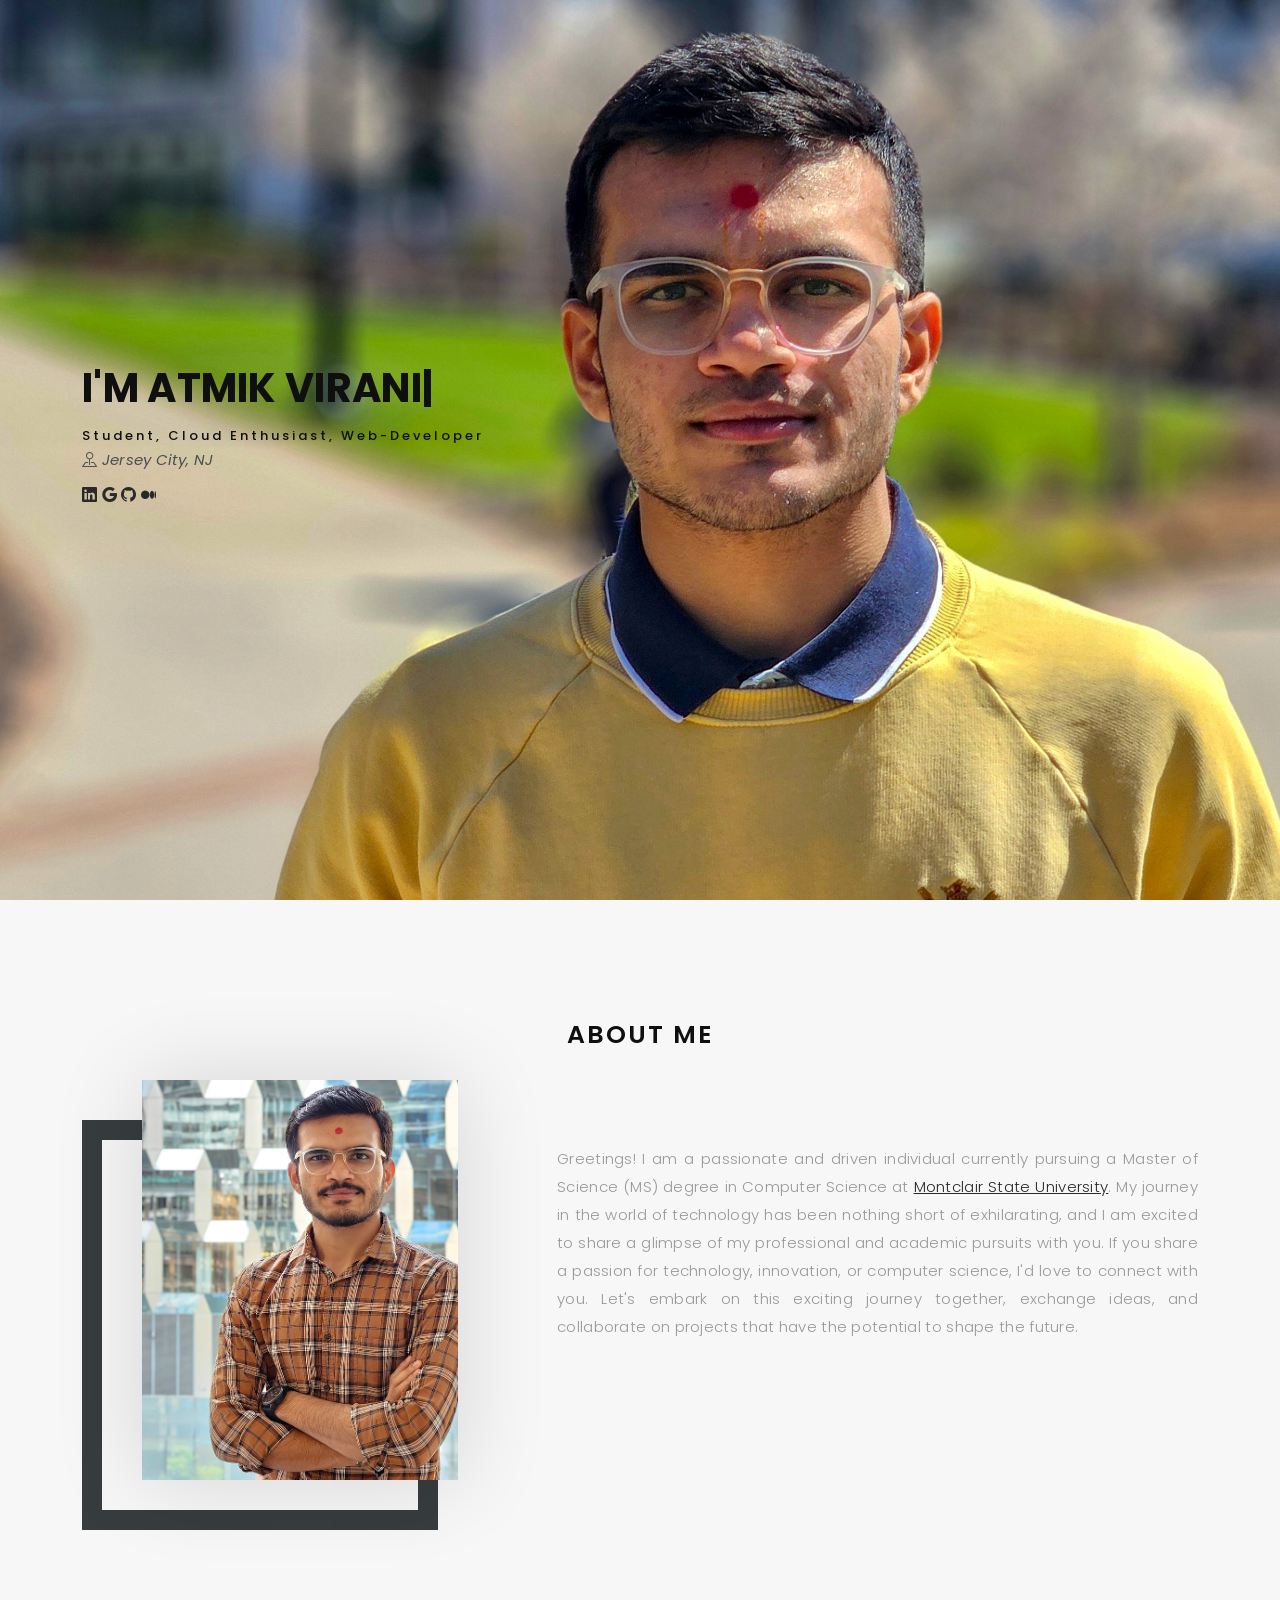
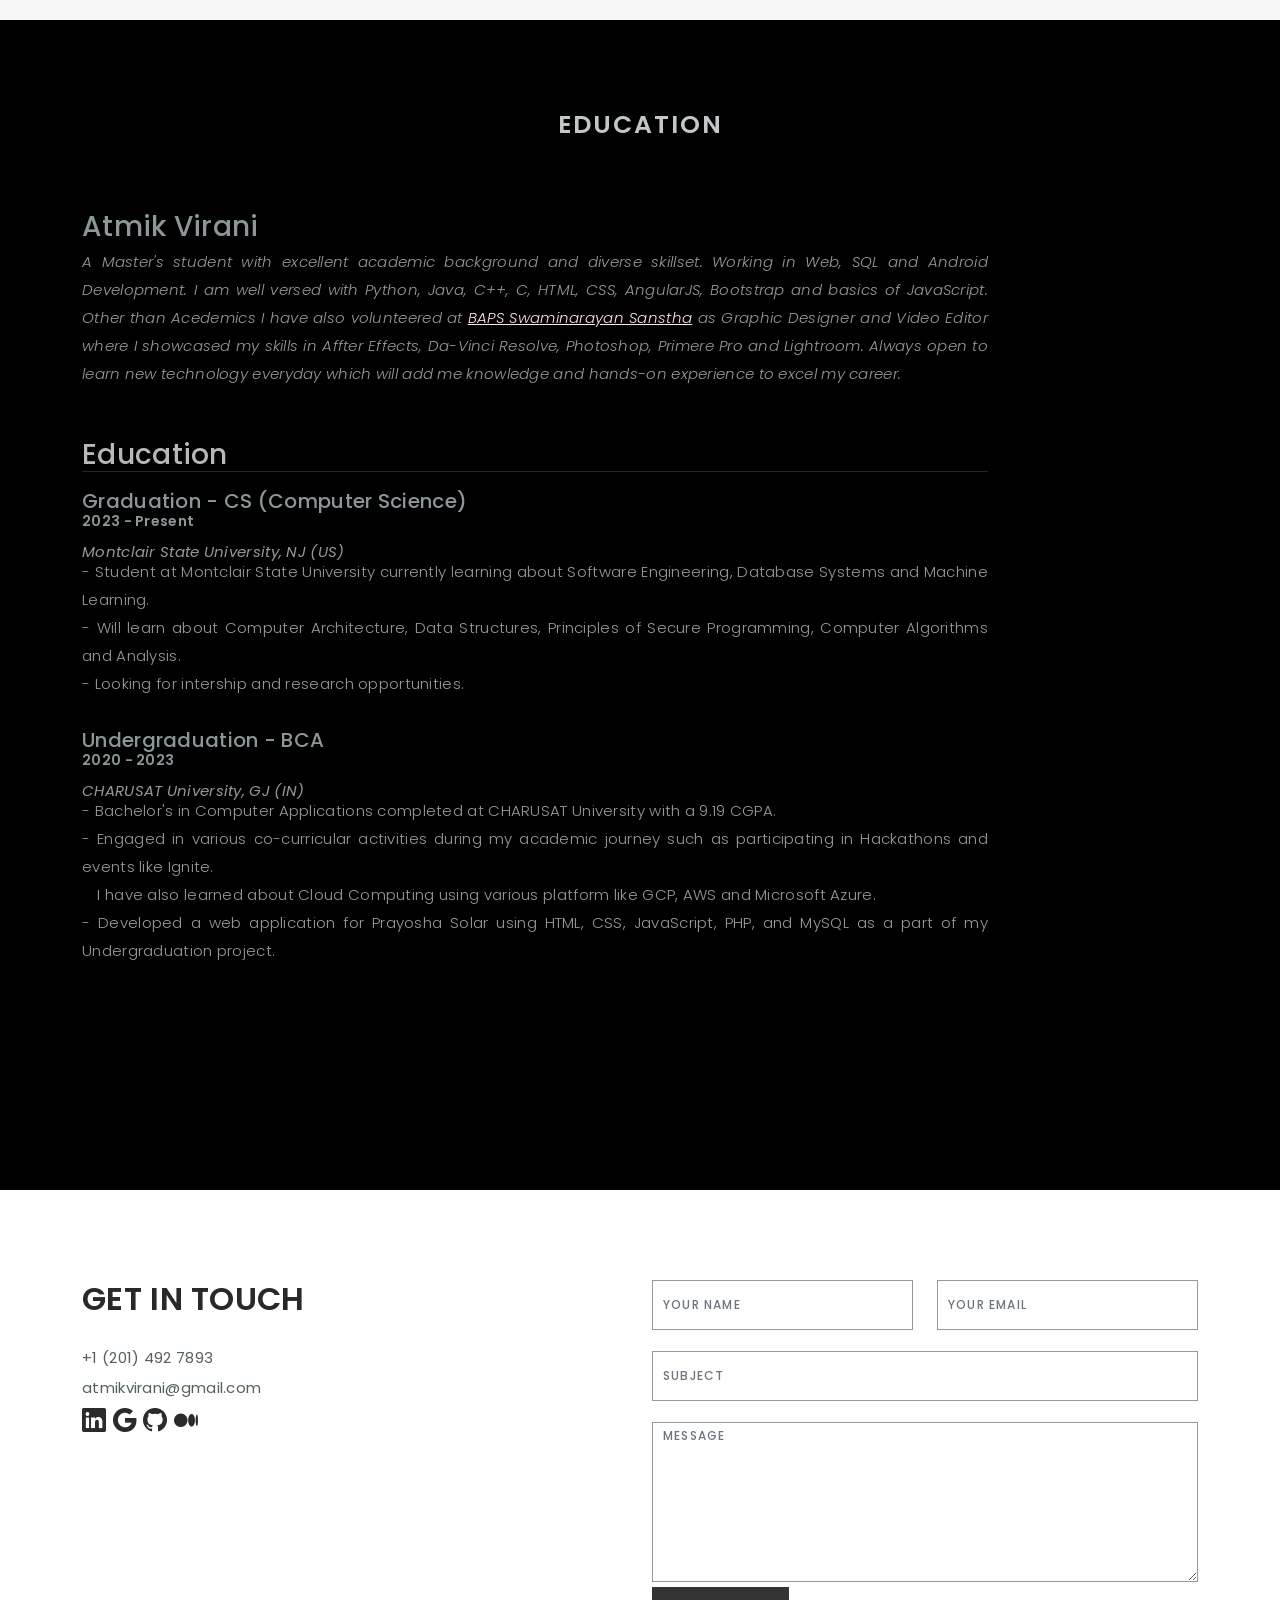
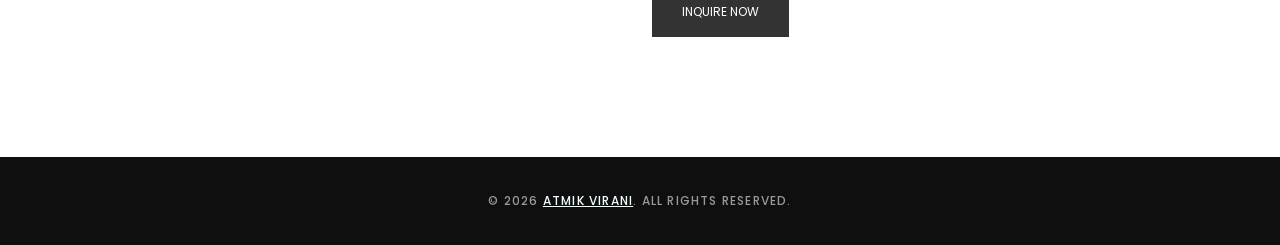
<file: index.html>
<!DOCTYPE html>
<html lang="en">

<head>
  <meta name="google-site-verification" content="bXRRyDDprpa5VbnGDIq0i-g-BiP06evr7-zfbv20NY4" />
  <meta charset="utf-8">
  <meta content="width=device-width, initial-scale=1.0" name="viewport">

  <title>Atmik Virani</title>
  <meta content="" name="description">
  <meta content="" name="keywords">

  <!-- Icons -->
  <link href="assets/img/thumb.png" rel="icon">

  <!-- Google Fonts -->
  <link
    href="https://fonts.googleapis.com/css?family=Poppins:300,300i,400,400i,500,500i,600,600i,700,700i|Playfair+Display:400,400i,500,500i,600,600i,700,700i,900,900i"
    rel="stylesheet">

  <!-- Vendor CSS Files -->
  <link href="assets/vendor/bootstrap/css/bootstrap.min.css" rel="stylesheet">
  <link href="assets/vendor/bootstrap-icons/bootstrap-icons.css" rel="stylesheet">
  <link href="assets/vendor/boxicons/css/boxicons.min.css" rel="stylesheet">
  <link href="assets/vendor/glightbox/css/glightbox.min.css" rel="stylesheet">
  <link href="assets/vendor/swiper/swiper-bundle.min.css" rel="stylesheet">

  <!-- Main CSS File -->
  <link href="assets/css/style.css" rel="stylesheet">

</head>
<script>
  const inquireButton = document.getElementById("submit-msg");
    const form = document.getElementById("contact");

    inquireButton.addEventListener("click", () => {
        const subject = encodeURIComponent(form.subject.value);
        const message = encodeURIComponent(form.message.value);

        const email = "atmikvirani@gmail.com";
        const sub = "Inquiry regarding a trip";
        const body = `Destination: ${subject}%0A
                      Pax Number: ${message}`;

        const mailtoLink = `mailto:${email}?subject=${sub}&body=${body}`;

        window.location.href = mailtoLink;
    });
</script>
<style>
  .class-details{
    a:hover{
      color:#0f0f0f;
    }
  }
</style>

<body class="bg-black" onload="myFunction()">

  <!-- ======= Header ======= -->
  <header id="header" class="fixed-top bg-black ">
    <div class="container d-flex align-items-center justify-content-between">

      <a href="index.html" class=""><img src="assets/img/logo.png" height="50" alt="" class=""></a>
      <!-- Uncomment below if you prefer to use an text logo -->
      <!-- <h1 class="logo"><a href="index.html">Folio</a></h1> -->

      <nav id="navbar" class="navbar">
        <ul>
          <li><a class="nav-link scrollto active" href="#hero">Home</a></li>
          <li><a class="nav-link scrollto" href="#about">About</a></li>
          <li><a class="nav-link  scrollto" href="#education">Education</a></li>
          <!-- <li><a class="nav-link  scrollto" href="#portfolio">Portfolio</a></li> -->
          <li><a class="nav-link scrollto" href="#contact">Contact</a></li>
        </ul>
        <i class="bi bi-list mobile-nav-toggle"></i>
      </nav><!-- .navbar -->

    </div>
  </header><!-- End Header -->

  <!-- ======= Hero Section ======= -->
  <div id="hero" class="home">

    <div class="container">
      <div class="hero-content">
        <h1>I'm <span class="typed" data-typed-items="Atmik Virani"></span>
        </h1>
        <p>Student, Cloud Enthusiast, Web-Developer</p>
        <b><i class="bi bi-pin-map" style="color:#4b4f50;position: relative;top:-30px;"> Jersey City, NJ</i></b>
        <ul class="list-unstyled list-social" style="position: relative;top:-15px;">
          <a href="https://www.linkedin.com/in/atmikvirani/"><i class="bi bi-linkedin"></i></a>
          <a href="https://g.dev/atmikvirani"><i class="bi bi-google"></i></a>
          <a href="https://github.com/atmikvirani"><i class="bi bi-github"></i></a>
          <a href="https://medium.com/@atmikvirani"><i class="bi bi-medium"></i></a>
        </ul>
      </div>
    </div>
  </div><!-- End Hero -->

  <main id="main">

    <!-- ======= About Section ======= -->
    <div id="about" class="paddsection">
      <div class="container">
        <div class="section-title text-center">
          <h2 style="color:#0f0f0f">ABOUT ME</h2>
        </div>
        <div class="row justify-content-between">
          <div class="col-lg-4 ">
            <div class="div-img-bg">
              <div class="about-img">
                <img src="assets/img/me.jpg" class="img-responsive" alt="me">
              </div>
            </div>
          </div>

          <div class="col-lg-7">
            <div class="about-descr">

              <p style="text-align: justify;">Greetings! I am a passionate and driven individual currently pursuing a
                Master of
                Science (MS) degree in Computer Science at <a href="https://www.montclair.edu/"><u>Montclair State
                    University</u></a>. My journey in the world of
                technology has been nothing short of exhilarating, and I am excited to share a glimpse of my
                professional and academic pursuits with you.

                If you share a passion for technology, innovation, or computer science, I'd love to connect with you.
                Let's embark on this exciting journey together, exchange ideas, and collaborate on projects that have
                the potential to shape the future.</p>
            </div>

          </div>
        </div>
      </div>
    </div><!-- End About Section -->

    <!-- ======= Journal Section ======= -->

    <div class="text-left paddsection">

      <div class="container">
        <div class="section-title">
          <h2 class="text-center" style="color:#c1c7c9;">Education</h2>
        </div>
      </div>

      <div class="container">
        <div class="resume-block">
          <div class="row">
            <div class="row">
              <div class="col-lg-10 aos-init aos-animate pl-5" style="" data-aos="fade-up">
                <h3 class="resume-title pb-1 style=" color:#b8b8b8" id="education">Atmik Virani</h3>
                <div class="resume-item pb-0" style="position: relative; top: -25px; bottom: -20px;">
                  <p style="text-align: justify;"><em>
                      A Master's student with excellent academic
                      background and diverse skillset. Working in Web, SQL and Android Development. I am well versed
                      with Python, Java, C++, C, HTML, CSS, AngularJS, Bootstrap and basics of JavaScript.
                      Other than Acedemics I have also volunteered at <a href="https://na.baps.org/" style="color: rgb(255, 231, 231);"><u>BAPS Swaminarayan Sanstha</u></a> as Graphic Designer and Video Editor where I showcased my skills in Affter Effects, Da-Vinci Resolve, Photoshop, Primere Pro and Lightroom.
                      Always open to learn new technology everyday which will add me knowledge and hands-on experience to excel my career.
                    </em>
                  </p>
                </div>
                <h3 class="resume-title" style="color:#b8b8b8">Education</h3>
                <hr style="position: relative; bottom: 16px;">
                <div class="resume-item" style="position: relative; top: -15px;">
                  <h5>Graduation - CS (Computer Science)</h5>
                  <h4>2023 - Present</h4>
                  <p style="position: relative; top: -17px;"><b><i>Montclair State University, NJ (US)</i></b></p>
                  <p style="position: relative; top: -50px; text-align: justify">- Student at Montclair State University currently learning about Software Engineering, Database Systems and Machine Learning.<br>
                   - Will learn about Computer Architecture, Data Structures, Principles of Secure Programming, Computer Algorithms and Analysis. <br>
                   - Looking for intership and research opportunities.
                  </p>
                </div>
                <div class="resume-item" style="position: relative; bottom: 60px;">
                  <h5>Undergraduation - BCA</h5>
                  <h4>2020 - 2023</h4>
                  <p style="position: relative; top: -17px;"><b><i>CHARUSAT University, GJ (IN)</i></b></p>
                  <p style="position: relative; top: -50px; text-align: justify">- Bachelor's in Computer Applications completed at CHARUSAT University with a 9.19 CGPA. <br>
                    - Engaged in various co-curricular activities during my academic journey such as participating in Hackathons and events like Ignite. <br> &emsp;I have also learned about Cloud Computing using various platform like GCP, AWS and Microsoft Azure. <br>
                    - Developed a web application for Prayosha Solar using HTML, CSS, JavaScript, PHP, and MySQL as a part of my Undergraduation project.</p>
                </div>

              </div>

            </div>
          </div>
        </div>
      </div>

    </div>
    <!-- End Journal Section -->

    <!-- ======= Contact Section ======= -->
    <div id="contact" class="paddsection">
      <div class="container">
        <div class="contact-block1">
          <div class="row">

            <div class="col-lg-6">
              <div class="contact-contact">

                <h2 class="mb-30" style="color: #black; font-size:">GET IN TOUCH</h2>

                <ul class="contact-details">
                  <li><b><span style="color: #555f61"><a href="tel:+12014927893" style="color:#555f61">+1 (201) 492 7893</a></span></b></li>
                  
                  <li><b><span style="color: #555f61"><a href="mailto:atmikvirani@gmail.com" style="color:#555f61">atmikvirani@gmail.com</a></span></b></li>
                </ul>
                <div class="socials-media" style="margin-left: 0px;">
                  <ul class="list-unstyled">
                    <li>
                      <a href="https://www.linkedin.com/in/atmikvirani/"><i class="bi bi-linkedin"></i></a>
                      <a href="https://g.dev/atmikvirani"><i class="bi bi-google"></i></a>
                      <a href="https://github.com/atmikvirani"><i class="bi bi-github"></i></a>
                      <a href="https://medium.com/@atmikvirani"><i
                          class="bi bi-medium"></i></a>
                    </li>
                  </ul>
                </div>

              </div>
            </div>

            <div class="col-lg-6">
              <form action="https://api.web3forms.com/submit" method="post" class="" id="contact">
                <input type="hidden" name="access_key" value="f0e57508-e4d0-4fda-ac59-4bd6819d9e20">

                <div class="row gy-3">

                  <div class="col-lg-6">
                    <div class="form-group contact-block1">
                      <input type="text" name="name" class="form-control" id="name" placeholder="Your Name" required>
                    </div>
                  </div>

                  <div class="col-lg-6">
                    <div class="form-group">
                      <input type="email" class="form-control" name="email" id="email" placeholder="Your Email"
                      required>
                    </div>
                  </div>
                  
                  <div class="col-lg-12">
                    <div class="form-group">
                      <input type="text" class="form-control" name="subject" id="subject" placeholder="Subject"
                      required>
                    </div>
                  </div>
                  
                  <div class="col-lg-12">
                    <div class="form-group">
                      <textarea class="form-control" name="message" id="message" placeholder="Message" required></textarea>
                    </div>
                  </div>
                  
                  <div class="mt-0">
                    <!-- <input type="submit" class="btn btn-defeault btn-send" value="Send message" id="submit-msg"> -->
                    <button type="submit" class="btn btn-secondary" id="submit-msg">Inquire now</button>
                  </div>
                  <input type="hidden" name="redirect" value="https://atmikvirani.github.io/thanksforportfolio/">
                </div>
              </form>
            </div>
          </div>
        </div>
      </div>
    </div><!-- End Contact Section -->

  </main><!-- End #main -->

  <!-- ======= Footer ======= -->
  <div id="footer" class="text-center">
    <div class="container">

      <p style="margin: 10px;">&copy; <span id="website-year"></span><a href="https://www.linkedin.com/in/atmikvirani/"> <u style="color: azure;">Atmik Virani</u></a>. All rights reserved.</p>

    </div>
  </div><!-- End Footer -->

  <a href="#" class="back-to-top d-flex align-items-center justify-content-center"><i
      class="bi bi-arrow-up-short"></i></a>

  <!-- Vendor JS Files -->
  <script src="assets/vendor/bootstrap/js/bootstrap.bundle.min.js"></script>
  <script src="assets/vendor/glightbox/js/glightbox.min.js"></script>
  <script src="assets/vendor/isotope-layout/isotope.pkgd.min.js"></script>
  <script src="assets/vendor/swiper/swiper-bundle.min.js"></script>
  <script src="assets/vendor/typed.js/typed.min.js"></script>
  <script src="assets/vendor/php-email-form/validate.js"></script>

  <!-- Main JS File -->
  <script src="assets/js/main.js"></script>
  <script>
    var preloader = document.getElementById('loader');
    function myFunction() {
      preloader.style.display = 'none';
    }
  </script>

</body>

</html>
<script>
  var d = new Date();
  var n = d.getFullYear();
  var year = document.getElementById("website-year")
  year.innerHTML = n
</script>
</file>
<file: assets/css/style.css>
/** Created and Designed by Atmik Virani
    &copy; Atmik Virani All rights reserved
    */

/*--------------------------------------------------------------
# General
--------------------------------------------------------------*/
#loader{
	position: fixed;
	width: 100%;
	height: 100vh;
	background: rgb(0, 0, 0)
	url('https://cdn.dribbble.com/users/2208826/screenshots/6305434/____.gif') no-repeat center center;	
	z-index: 100;
}

body {
  background: #ffffff;
  color: #8c979a;
  font-family: "Poppins", helvetica;
  font-size: 15px;
  font-weight: 300;
  line-height: 20px;
  letter-spacing: 0.02em;
  overflow-x: hidden;
  margin: 0 auto;
  padding: 0;
  box-sizing: border-box;
}

body::-webkit-scrollbar {
  width: 8px;               /* width of the entire scrollbar */
}

body::-webkit-scrollbar-track {
  background: #0f0f0f;        /* color of the tracking area */
}

body::-webkit-scrollbar-thumb {
  background-color: #474747;    /*color of the scroll thumb*/
  border-radius: 100px;       /* roundness of the scroll thumb */
  /* border: 3px solid #131516;  creates padding around scroll thumb */
  width: 5px;
  
}
body::-webkit-scrollbar-thumb:hover{
  background-color: #7f7f7f
}


h1, h2, h3, h4, h5, h6 {
  margin: 0;
}

h2 {
  color: #292929;
  font-weight: 600;
}

h4 {
  color: c;
  font-size: 14px;
  font-weight: 600;
}

a {
  color: #292929;
  text-decoration: none !important;
  transition: all 0.5s ease-in-out 0s;
}

a:hover {
  transition: all 0.5s ease-in-out 0s;
}

p {
  margin: 25px 0;
  padding: 0;
  font-size: 15px;
  color: #999999;
  line-height: 28px;
}

::-moz-selection {
  background: #0f0f0f;
  color: #fff;
}

::selection {
  background: #0f0f0f;
  color: #fff;
}

.btn {
  background: #333;
  border: medium none;
  border-radius: 0;
  color: #fff;
  font-size: 12px;
  height: 50px;
  line-height: 50px;
  padding: 0 30px;
  text-transform: uppercase;
}

.btn:hover, .btn:focus {
  color: #fff;
}

.padDiv {
  padding: 30px 20px;
}

.section-title {
  margin-bottom: 70px;
}

.section-title h2 {
  font-size: 25px;
  letter-spacing: 2px;
  text-transform: uppercase;
}

.form-control {
  background-color: transparent;
  border: 1px solid #999;
  border-radius: 0;
  color: #999999;
  font-size: 12px;
  font-weight: 500;
  height: 50px;
  letter-spacing: 0.1em;
  padding-left: 10px;
  margin: 0 0 25px 0;
  line-height: 14px;
  text-transform: uppercase;
}

.form-control:focus {
  box-shadow: none;
  outline: 0 none;
}

.paddsection {
  padding-top: 90px;
  padding-bottom: 90px;
}

.paddsections {
  padding-top: 90px;
  padding-bottom: 90px !important;
}

.hvr-shutter-in-horizontal::before {
  background: #333;
}

.hvr-shutter-in-horizontal:hover {
  background: #bba14f;
}

.mb-30 {
  margin-bottom: 30px;
}

.main-content {
  padding-top: 140px;
}

/*--------------------------------------------------------------
# Back to top button
--------------------------------------------------------------*/
.back-to-top {
  position: fixed;
  visibility: hidden;
  opacity: 0;
  right: 15px;
  bottom: 15px;
  z-index: 996;
  background: #8c979a
  ;
  width: 40px;
  height: 40px;
  border-radius: 4px;
  transition: all 0.4s;
}
.back-to-top i {
  font-size: 28px;
  color: #fff;
  line-height: 0;
}
.back-to-top:hover {
  background: #bba14f;
  color: #fff;
}
.back-to-top.active {
  visibility: visible;
  opacity: 1;
}

/*--------------------------------------------------------------
# Header
--------------------------------------------------------------*/
#header {
  transition: all 0.5s;
  z-index: 997;
  padding: 15px 0;
  background-color: #fff;
  top: -100%;
  box-shadow: 0px 2px 25px rgba(0, 0, 0, 0.08);
}
#header.header-scrolled, #header.header-inner-pages {
  top: 0;
}
#header .logo {
  font-size: 30px;
  margin: 0;
  padding: 0;
  line-height: 1;
  font-weight: 600;
  letter-spacing: 1px;
  font-family: "Playfair Display", sans-serif;
  font-style: italic;
}
#header .logo a {
  color: #898989;
}
#header .logo img {
  max-height: 40px;
}
@media (max-width: 992px) {
  #header {
    border: 0;
  }
}

/*--------------------------------------------------------------
# Navigation Menu
--------------------------------------------------------------*/
/**
* Desktop Navigation 
*/
.navbar {
  padding: 0;
}
.navbar ul {
  margin: 0;
  padding: 0;
  display: flex;
  list-style: none;
  align-items: center;
}
.navbar li {
  position: relative;
}
.navbar a, .navbar a:focus {
  display: flex;
  align-items: center;
  justify-content: space-between;
  padding: 10px 0 10px 30px;
  font-family: "Poppins", sans-serif;
  font-size: 14px;
  font-weight: 500;
  color: #7e7d7d;
  white-space: nowrap;
  transition: 0.3s;
}
.navbar a i, .navbar a:focus i {
  font-size: 12px;
  line-height: 0;
  margin-left: 5px;
}
.navbar a:hover, .navbar .active, .navbar .active:focus, .navbar li:hover > a {
  color: #FFD700;
}
/**
* Mobile Navigation 
*/
.mobile-nav-toggle {
  color: #4b4a4a;
  font-size: 28px;
  cursor: pointer;
  display: none;
  line-height: 0;
  transition: 0.5s;
}
.mobile-nav-toggle.bi-x {
  color: #fff;
}

@media (max-width: 991px) {
  .mobile-nav-toggle {
    display: block;
  }

  .navbar ul {
    display: none;
  }
}
.navbar-mobile {
  position: fixed;
  overflow: hidden;
  top: 0;
  right: 0;
  left: 0;
  bottom: 0;
  background: rgba(49, 49, 49, 0.9);
  transition: 0.3s;
}
.navbar-mobile .mobile-nav-toggle {
  position: absolute;
  top: 15px;
  right: 15px;
}
.navbar-mobile ul {
  display: block;
  position: absolute;
  top: 55px;
  right: 15px;
  bottom: 15px;
  left: 15px;
  padding: 10px 0;
  border-radius: 10px;
  background-color: #fff;
  overflow-y: auto;
  transition: 0.3s;
}
.navbar-mobile a, .navbar-mobile a:focus {
  padding: 10px 20px;
  font-size: 15px;
  color: #4b4a4a;
}
.navbar-mobile a:hover, .navbar-mobile .active, .navbar-mobile li:hover > a {
  color: #FFD700;
}
.navbar-mobile .getstarted, .navbar-mobile .getstarted:focus {
  margin: 15px;
}
/*--------------------------------------------------------------
# Hero
--------------------------------------------------------------*/
#hero {
  background: url("../img/home-bg.jpg") repeat scroll center center/cover;
  height: 100vh;
  width: 100%;
}

#hero .hero-content {
  height: 100vh;
  text-align: left;
  width: 100%;
  display: flex;
  justify-content: center;
  flex-direction: column;
}

.hero-content h1 {
  font-size: 40px;
  font-weight: 700;
  margin-bottom: 10px;
  text-transform: uppercase;
  color: #0f0f0f;
  ;
}

.hero-content p {
  font-size: 13px;
  letter-spacing: 3px;
  margin-top: 0;
  margin-bottom: 30px;
  text-transform: capitalize;
  color: #0f0f0f;
  font-weight: 500;
}

.hero-content .list-social li {
  float: left;
  margin-right: 20px;
}

.hero-content .list-social li i {
  color: #0f0f0f;
  font-size: 15px;
}

/*--------------------------------------------------------------
# Breadcrumbs
--------------------------------------------------------------*/
.breadcrumbs {
  padding: 120px 0 0 0;
  background-color: white;
  min-height: 40px;
}
@media (max-width: 992px) {
  .breadcrumbs {
    padding-top: 100px;
  }
}
.breadcrumbs h2 {
  font-size: 24px;
  font-weight: 300;
  margin: 0;
}
@media (max-width: 992px) {
  .breadcrumbs h2 {
    margin: 0 0 10px 0;
  }
}
.breadcrumbs ol {
  display: flex;
  flex-wrap: wrap;
  list-style: none;
  padding: 0;
  margin: 0;
  font-size: 14px;
}
.breadcrumbs ol li + li {
  padding-left: 10px;
}
.breadcrumbs ol li + li::before {
  display: inline-block;
  padding-right: 10px;
  color: #6c757d;
  content: "/";
}
@media (max-width: 768px) {
  .breadcrumbs .d-flex {
    display: block !important;
  }
  .breadcrumbs ol {
    display: block;
  }
  .breadcrumbs ol li {
    display: inline-block;
  }
}

/*-----------------------------------------------------------------------------------*/
/*  About
/*-----------------------------------------------------------------------------------*/
#about {
  width: 100%;
  height: auto;
  background: #f7f7f7;
  padding-top: 120px;
}

#about .div-img-bg {
  padding-bottom: 30px;
  border: 20px solid #373d3f;
}

#about .div-img-bg .about-img img {
  width: 100%;
  box-shadow: 0px 0px 85px 0px rgba(0, 0, 0, 0.14);
  margin-top: -60px;
  margin-left: 40px;
  height: 400px;
  -o-object-fit: cover;
  object-fit: cover;
}

#about .about-descr .p-heading {
  font-family: "Playfair Display", serif;
  font-size: 28px;
  text-align: left;
  color: #474747;
}

#about .about-descr .separator {
  max-width: 80%;
  margin-bottom: 0;
  text-align: left;
  color: #7f7f7f;
}

/*--------------------------------------------------------------
# Services
--------------------------------------------------------------*/
#services {
  background: #f7f7f7;
  position: relative;
  padding-bottom: 80px;
}

.services-block span {
  margin: 10px 0;
  position: relative;
  font-size: 13px;
  color: #292929;
  letter-spacing: 0.1em;
  font-weight: 500;
  text-transform: uppercase;
  display: block;
}

.services-block .separator {
  margin: 0;
  font-size: 13px;
  line-height: 22px;
}

.services-block i {
  font-size: 44px;
  color: #373d3f;
  line-height: 44px;
}

.services-slider .swiper-pagination {
  margin-top: 30px;
  position: relative;
}
.services-slider .swiper-pagination .swiper-pagination-bullet {
  width: 12px;
  height: 12px;
  background-color: #fff;
  opacity: 1;
  border: 1px solid #0f0f0f;
}
.services-slider .swiper-pagination .swiper-pagination-bullet-active {
  background-color: #bba14f;
}


/*--------------------------------------------------------------
# Journal
--------------------------------------------------------------*/
#journal {
  margin-top:0px;
}
#journal, #journal-blog {
  height: auto;
  width: 100%;
  background: #000000;
  padding-left: 5px;
  padding-bottom: 60px;
  position: relative;
}

#journal-blog {
  background: #fff;
  padding-bottom: 30px;
}

#journal .journal-block {
  display: inline-block;
  height: auto;
  width: 100%;
}

#journal .journal-block .journal-info {
  position: relative;
}

.journal-block .journal-info img {
  max-width: 100%;
}

.journal-block .journal-info .journal-txt {
  padding: 50px 0px;
  position: relative;
}

.journal-block .journal-info .journal-txt h4 a {
  display: block;
  font-size: 19px;
  line-height: 24px;
  margin: 0 0 0 0;
  font-weight: 500;
  color: #292929;
  transition: all 0.5s ease-in-out 0s;
}

.journal-block .journal-info .journal-txt h4 a:hover {
  color: #FFD700;
  transition: all 0.5s ease-in-out 0s;
}

.journal-block .journal-info .journal-txt p {
  margin: 0;
  font-size: 14px;
  line-height: 24px;
}

/*--------------------------------------------------------------
# Journal
--------------------------------------------------------------*/
#contact{ 
  height: auto;
  width: 100%;
  background: #fff;
  padding-bottom: 60px;
  position: relative;
}
#contact {
  height: auto;
  width: 100%;
}

.contact-details {
  list-style: none;
  margin: 0;
  padding: 0;
}

.contact-details li {
  padding-bottom: 10px;
}

#contact input, #contact textarea {
  width: 100%;
  margin-bottom: 5px;
}

#contact textarea {
  min-height: 160px;
}

#contact .socials-media {
  width: 100%;
}

#contact .socials-media ul {
  display: inline-block;
  float: none;
  margin: 0 0 20px 0;
}

#contact .socials-media ul li {
  float: left;
  margin-left: 0px;
  margin-right: 10px;
}

#contact .socials-media ul li a {
  font-size: 24px;
  color: #2b2b2b;
  letter-spacing: 0.1em;
  font-weight: 500;
  background: transparent;
  text-transform: uppercase;
  transition: all 0.5s ease-in-out 0s;
}

#contact .socials-media ul li a:hover {
  color: #bba14f;
  transition: all 0.5s ease-in-out 0s;
}

.php-email-form .error-message {
  display: none;
  color: #fff;
  background: #ed3c0d;
  text-align: left;
  padding: 15px;
  margin-bottom: 15px;
  font-weight: 600;
}
.php-email-form .error-message br + br {
  margin-top: 25px;
}
.php-email-form .sent-message {
  display: none;
  color: #fff;
  background: #18d26e;
  text-align: center;
  padding: 15px;
  font-weight: 600;
  margin-bottom: 15px;
}
.php-email-form .loading {
  display: none;
  background: #fff;
  text-align: center;
  padding: 15px;
  margin-bottom: 15px;
}
.php-email-form .loading:before {
  content: "";
  display: inline-block;
  border-radius: 50%;
  width: 24px;
  height: 24px;
  margin: 0 10px -6px 0;
  border: 3px solid #18d26e;
  border-top-color: #eee;
  -webkit-animation: animate-loading 1s linear infinite;
  animation: animate-loading 1s linear infinite;
}

@-webkit-keyframes animate-loading {
  0% {
    transform: rotate(0deg);
  }
  100% {
    transform: rotate(360deg);
  }
}

@keyframes animate-loading {
  0% {
    transform: rotate(0deg);
  }
  100% {
    transform: rotate(360deg);
  }
}
/*--------------------------------------------------------------
# Blog
--------------------------------------------------------------*/
/*  Navbar fixd page */
.subpage-nav {
  display: block !important;
}

/*-----------------------------------------------------------------------------------*/
/*  /* Single page */
/*-----------------------------------------------------------------------------------*/
#journal-blog {
  padding-top: 140px;
}

/* main content */
.main-content {
  background: #f7f7f7;
}

.main-content .container-main {
  display: inline-block;
  width: 100%;
}

.main-content .container-main .block-main {
  margin-bottom: 30px;
  overflow: hidden;
}

.container-main .block-main .content-main {
  background: #fff none repeat scroll 0 0;
  display: inline-block;
  width: 100%;
}

.journal-txt h4 a {
  display: block;
  font-size: 19px;
  line-height: 24px;
  margin: 0 0 13px 0;
  font-weight: 500;
  color: #292929;
  transition: all 0.5s ease-in-out 0s;
}

.journal-txt h4 a:hover {
  color: #FFD700;
  transition: all 0.5s ease-in-out 0s;
}

.post-meta ul li {
  font-size: 12px;
  font-weight: normal;
  margin-left: 8px;
  margin-right: 8px;
  text-transform: capitalize;
  display: inline-block;
  float: none;
}

.content-main .post-meta a {
  color: #a2a2a2;
  margin-left: 5px;
}

/* Commonts */
.comments {
  background: #fff;
}

.entry-comments h6 {
  margin-right: 10px;
  font-size: 13px;
  letter-spacing: 0.1em;
  font-weight: 500;
}

.entry-comments-item {
  margin-top: 40px;
  padding-bottom: 40px;
  border-bottom: 1px solid #f2f2f2;
}

.entry-comments-avatar {
  position: absolute;
  display: block;
  border-radius: 50%;
  width: 60px;
  height: 60px;
}

.entry-comments-body {
  padding-left: 86px;
}

.entry-comments-author {
  margin-right: 10px;
  font-size: 13px;
  color: #292929;
  letter-spacing: 0.1em;
  font-weight: 500;
}

.rep {
  font-size: 13px;
  color: #292929;
  letter-spacing: 0.1em;
  font-weight: 500;
  text-transform: capitalize;
}

.entry-comments span a {
  font-size: 13px;
  color: #999;
}

.entry-comments-reply {
  padding-left: 10%;
}

/* Commonts form */
.cmt {
  background: #fff;
}

blockquote {
  padding: 40px;
  background-color: #f2f2f2;
  margin: 30px 0;
  border: none;
  border-left: 4px solid #FFD700;
}

/*--------------------------------------------------------------
# Footer
--------------------------------------------------------------*/
#footer {
  background: #0f0f0f;
  padding-top: 20px;
  padding-bottom: 20px;
}

#footer p {
  font-size: 12px;
  letter-spacing: 0.1em;
  font-weight: 500;
  margin-top: 10px;
  margin-bottom: 0;
  text-transform: uppercase;
}

.credits {
  margin-top:2px;
  font-size: 13px;
}

/** Width between 1200x to 0
 *  ~~~~~~~~~~~~~~~~~~~~~~~~~~~~~~~~~~~~
 */
/** Width between 992px to 1199px
 *  ~~~~~~~~~~~~~~~~~~~~~~~~~~~~~~~~~~~~
 */
/** Width between 768px to 991px
 *  ~~~~~~~~~~~~~~~~~~~~~~~~~~~~~~~~~~~~
 */
@media (min-width: 768px) and (max-width: 991px) {
  /* Navbar */
  nav {
    padding: 10px 15px;
  }

  .nav-menu {
    margin-top: 40px;
    display: none;
    float: none;
    width: 100%;
  }

  .nav-menu li {
    float: none;
    width: 100%;
    text-align: center;
    border-top: 1px solid #f7f7f7;
    line-height: 45px;
    margin-left: 0;
    padding-top: 10px;
    padding-bottom: 10px;
  }

  .responsive {
    float: right;
    padding-top: 15px;
    display: block;
  }

  /* About */
  .head-info .header-content .cmaster h1 {
    font-size: 32px;
  }

  #about .div-img-bg {
    padding: 0;
  }

  #about .div-img-bg .about-img img {
    margin-top: 0%;
    margin-left: calc(0% - 0px);
  }

  #about .about-descr .p-heading {
    font-size: 20px;
  }

  #about .about-descr .separator {
    max-width: 100%;
    margin-bottom: 0;
  }

  /* portfolio */
  #portfolio .portfolio-list .nav li {
    float: none;
    margin: 20px;
    display: inline-block;
  }

  /* journal */
  #journal .journal-block .journal-info {
    margin-bottom: 30px;
  }

  /* Contact */
  .contact-contact {
    margin-bottom: 30px;
  }

  /* Footer */
  #footer .socials-media ul li {
    margin-right: 0;
    margin-left: 0;
    float: none;
    display: inline-block;
  }
}
/** Width between 767px to 0
 *  ~~~~~~~~~~~~~~~~~~~~~~~~~~~~~~~~~~~~
 */
@media (max-width: 767px) {
  /* Navbar */
  nav {
    padding: 20px 15px;
  }

  .nav-menu {
    margin-top: 40px;
    display: none;
    float: none;
    width: 100%;
  }

  .nav-menu li {
    float: none;
    width: 100%;
    text-align: center;
    border-top: 1px solid #f7f7f7;
    line-height: 45px;
    margin-left: 0;
    padding-top: 10px;
    padding-bottom: 10px;
  }

  .responsive {
    float: right;
    padding-top: 15px;
    display: block;
  }

  /* About */
  .head-info .header-content h1 {
    font-size: 32px;
  }

  #about .div-img-bg {
    padding: 0;
  }

  #about .div-img-bg .about-img img {
    margin-top: 0%;
    margin-left: calc(0% - 0px);
  }

  #about .about-descr .p-heading {
    font-size: 20px;
  }

  #about .about-descr .separator {
    max-width: 100%;
    margin-bottom: 0;
  }

  /* portfolio */
  #portfolio .portfolio-list .nav li {
    float: none;
    margin: 20px;
    display: inline-block;
  }

  /* journal */
  #journal .journal-block .journal-info {
    margin-bottom: 30px;
  }

  /* Contact */
  .contact-contact {
    margin-bottom: 30px;
  }

  /* Footer */
  #footer .socials-media ul li {
    margin-right: 0;
    margin-left: 0;
    float: none;
    display: inline-block;
  }
}
/** Width between 600px to 0
 *  ~~~~~~~~~~~~~~~~~~~~~~~~~~~~~~~~~~~~
 */
@media (max-width: 600px) {
  /* Navbar */
  nav {
    padding: 20px 15px;
  }

  .nav-menu {
    margin-top: 40px;
    display: none;
    float: none;
    width: 100%;
  }

  .nav-menu li {
    float: none;
    width: 100%;
    text-align: center;
    border-top: 1px solid #f7f7f7;
    line-height: 45px;
    margin-left: 0;
    padding-top: 10px;
    padding-bottom: 10px;
  }

  .responsive {
    float: right;
    padding-top: 15px;
    display: block;
  }

  /* About */
  .head-info .header-content h1 {
    font-size: 32px;
  }

  #about .div-img-bg {
    padding: 0;
  }

  #about .div-img-bg .about-img img {
    margin-top: 0%;
    margin-left: calc(0% - 0px);
  }

  #about .about-descr .p-heading {
    font-size: 20px;
  }

  #about .about-descr .separator {
    max-width: 100%;
    margin-bottom: 0;
  }

  /* portfolio */
  #portfolio .portfolio-list .nav li {
    float: none;
    margin: 10px;
    display: inline-block;
  }

  /* journal */
  #journal .journal-block .journal-info {
    margin-bottom: 30px;
  }

  /* Contact */
  .contact-contact {
    margin-bottom: 30px;
  }

  /* Footer */
  #footer .socials-media ul li {
    margin-right: 0;
    margin-left: 0;
    float: none;
    display: inline-block;
  }
}
/** Width between 480px to 0
 *  ~~~~~~~~~~~~~~~~~~~~~~~~~~~~~~~~~~~~
 */
@media (max-width: 480px) {
  /* Navbar */
  nav {
    padding: 20px 15px;
  }

  .nav-menu {
    margin-top: 40px;
    display: none;
    float: none;
    width: 100%;
  }

  .nav-menu li {
    float: none;
    width: 100%;
    text-align: center;
    border-top: 1px solid #f7f7f7;
    line-height: 45px;
    margin-left: 0;
    padding-top: 10px;
    padding-bottom: 10px;
  }

  .responsive {
    float: right;
    padding-top: 15px;
    display: block;
  }

  /* About */
  .head-info .header-content h1 {
    font-size: 32px;
  }

  #about .div-img-bg {
    padding: 0;
  }

  #about .div-img-bg .about-img img {
    margin-top: 0%;
    margin-left: calc(0% - 0px);
  }

  #about .about-descr .p-heading {
    font-size: 20px;
  }

  #about .about-descr .separator {
    max-width: 100%;
    margin-bottom: 0;
  }

  /* portfolio */
  #portfolio .portfolio-list .nav li {
    float: none;
    margin: 20px;
  }

  /* journal */
  #journal .journal-block .journal-info {
    margin-bottom: 30px;
  }

  /* Contact */
  .contact-contact {
    margin-bottom: 30px;
  }

  /* Footer */
  #footer .socials-media ul li {
    margin-right: 0;
    margin-left: 0;
    float: none;
    display: inline-block;
  }
}
/** Width between 320px to 0
 *  ~~~~~~~~~~~~~~~~~~~~~~~~~~~~~~~~~~~~
 */
@media (max-width: 320px) {
  /* Navbar */
  nav {
    padding: 20px 15px;
  }

  .nav-menu {
    margin-top: 40px;
    display: none;
    float: none;
    width: 100%;
  }

  .nav-menu li {
    float: none;
    width: 100%;
    text-align: center;
    border-top: 1px solid #f7f7f7;
    line-height: 45px;
    margin-left: 0;
    padding-top: 10px;
    padding-bottom: 10px;
  }

  .responsive {
    float: right;
    padding-top: 15px;
    display: block;
  }

  /* About */
  .head-info .header-content h1 {
    font-size: 32px;
  }

  #about .div-img-bg {
    padding: 0;
  }

  #about .div-img-bg .about-img img {
    margin-top: 0%;
    margin-left: calc(0% - 0px);
  }

  #about .about-descr .p-heading {
    font-size: 20px;
  }

  #about .about-descr .separator {
    max-width: 100%;
    margin-bottom: 0;
  }

  /* portfolio */
  #portfolio .portfolio-list .nav li {
    float: none;
    margin: 20px;
  }

  /* journal */
  #journal .journal-block .journal-info {
    margin-bottom: 30px;
  }

  /* Contact */
  .contact-contact {
    margin-bottom: 30px;
  }

  /* Footer */
  #footer .socials-media ul li {
    margin-right: 0;
    margin-left: 0;
    float: none;
    display: inline-block;
  }

  /* Single page */
  .entry-comments-body span {
    display: inline-block;
    margin-right: 0;
  }
}
</file>
